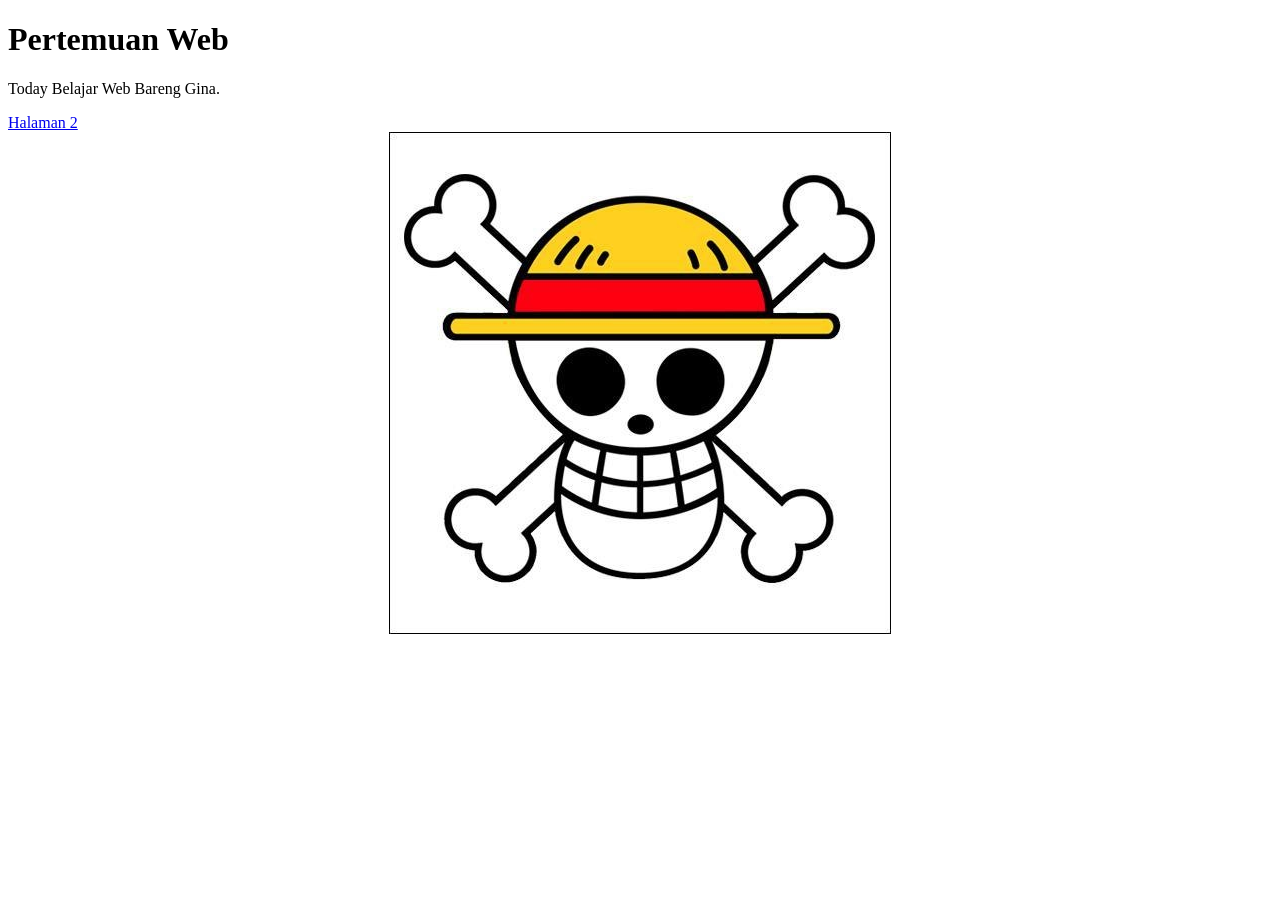
<file: index.html>
<!DOCTYPE html>
<html lang="en">
<head>
  <meta charset="UTF-8">
  <meta name="viewport" content="width=device-width, initial-scale=1.0">
  <link rel="stylesheet" href="index.css">
  <title>Document</title>
</head>
<body>
  <h1>Pertemuan Web</h1>
  <p>Today Belajar Web Bareng Gina.</p>
  <a href="halaman2.html">Halaman 2</a>
  <div class="bungkus">
    <img src="Mugiawara.jpg" alt="">
  </div>
</body>
</html>
</file>
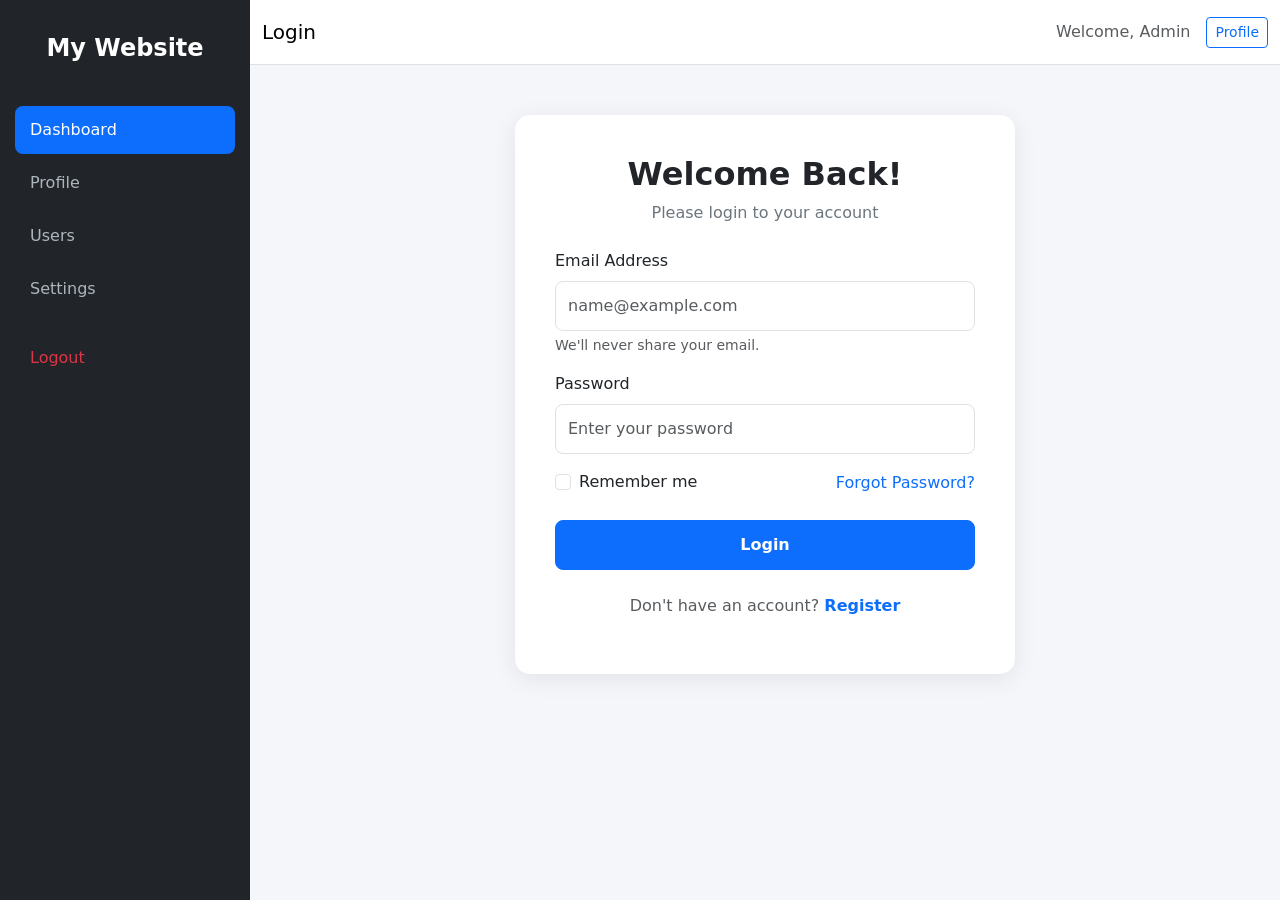
<file: Pertemuan2/home.html>
<title>Login Dashboard</title>

<!-- Bootstrap -->
<link
    href="https://cdn.jsdelivr.net/npm/bootstrap@5.3.8/dist/css/bootstrap.min.css"
    rel="stylesheet"
    integrity="sha384-sRIl4kxILFvY47J16cr9ZwB07vP4J8+LH7qKQnuqkuIAvNWLzeN8tE5YBujZqJLB"
    crossorigin="anonymous"
>

<style>
    body {
        background-color: #f5f6fa;
    }

    /* SIDEBAR */
    .sidebar {
        position: fixed;
        top: 0;
        left: 0;
        width: 250px;
        height: 100vh;
        background-color: #212529;
        padding: 20px 15px;
        z-index: 1000;
    }

    .sidebar-brand {
        color: white;
        text-decoration: none;
        font-size: 24px;
        font-weight: bold;
        display: block;
        text-align: center;
        padding: 10px;
        margin-bottom: 30px;
    }

    .sidebar-brand:hover {
        color: #0d6efd;
    }

    .sidebar .nav-link {
        color: #adb5bd;
        padding: 12px 15px;
        margin-bottom: 5px;
        border-radius: 8px;
        transition: 0.3s;
    }

    .sidebar .nav-link:hover {
        color: white;
        background-color: #343a40;
    }

    .sidebar .nav-link.active {
        color: white;
        background-color: #0d6efd;
    }

    /* CONTENT */
    .main-content {
        margin-left: 250px;
        min-height: 100vh;
    }

    /* NAVBAR */
    .top-navbar {
        height: 65px;
        background-color: white;
        border-bottom: 1px solid #dee2e6;
    }

    /* LOGIN */
    .login-container {
        max-width: 500px;
        margin: 50px auto;
    }

    .login-card {
        border: none;
        border-radius: 15px;
        box-shadow: 0 5px 25px rgba(0, 0, 0, 0.08);
    }

    .login-card .card-body {
        padding: 40px;
    }

    .login-title {
        font-weight: bold;
        color: #212529;
    }

    .login-subtitle {
        color: #6c757d;
    }

    .form-control {
        padding: 12px;
        border-radius: 8px;
    }

    .form-control:focus {
        box-shadow: 0 0 0 0.2rem rgba(13, 110, 253, 0.15);
    }

    .btn-login {
        padding: 12px;
        border-radius: 8px;
        font-weight: 600;
    }

    /* MOBILE */
    @media (max-width: 768px) {

        .sidebar {
            width: 200px;
        }

        .main-content {
            margin-left: 200px;
        }

        .login-card .card-body {
            padding: 25px;
        }
    }

    @media (max-width: 576px) {

        .sidebar {
            position: relative;
            width: 100%;
            height: auto;
        }

        .main-content {
            margin-left: 0;
        }

        .login-container {
            margin: 30px 15px;
        }
    }
</style>

</head> <body>
  <aside class="sidebar">

    <a href="#" class="sidebar-brand">
        My Website
    </a>

    <ul class="nav flex-column">

        <li class="nav-item">
            <a href="#" class="nav-link active">
                <i class="bi bi-house-door-fill"></i>
                Dashboard
            </a>
        </li>

        <li class="nav-item">
            <a href="#" class="nav-link">
                <i class="bi bi-person-fill"></i>
                Profile
            </a>
        </li>

        <li class="nav-item">
            <a href="#" class="nav-link">
                <i class="bi bi-people-fill"></i>
                Users
            </a>
        </li>

        <li class="nav-item">
            <a href="#" class="nav-link">
                <i class="bi bi-gear-fill"></i>
                Settings
            </a>
        </li>

        <li class="nav-item mt-3">
            <a href="#" class="nav-link text-danger">
                <i class="bi bi-box-arrow-right"></i>
                Logout
            </a>
        </li>

    </ul>

</aside>


<!-- ================= MAIN CONTENT ================= -->
<main class="main-content">

    <!-- NAVBAR -->
    <nav class="navbar top-navbar">

        <div class="container-fluid">

            <span class="navbar-brand mb-0 h1">
                Login
            </span>

            <div class="d-flex align-items-center">

                <span class="me-3 text-muted">
                    Welcome, Admin
                </span>

                <button class="btn btn-outline-primary btn-sm">
                    Profile
                </button>

            </div>

        </div>

    </nav>


    <!-- ================= LOGIN FORM ================= -->
    <div class="container">

        <div class="login-container">

            <div class="card login-card">

                <div class="card-body">

                    <!-- TITLE -->
                    <div class="text-center mb-4">

                        <h2 class="login-title">
                            Welcome Back!
                        </h2>

                        <p class="login-subtitle">
                            Please login to your account
                        </p>

                    </div>


                    <!-- FORM -->
                    <form id="loginForm">

                        <!-- EMAIL -->
                        <div class="mb-3">

                            <label
                                for="email"
                                class="form-label"
                            >
                                Email Address
                            </label>

                            <input
                                type="email"
                                class="form-control"
                                id="email"
                                placeholder="name@example.com"
                                required
                            >

                            <div class="form-text">
                                We'll never share your email.
                            </div>

                        </div>


                        <!-- PASSWORD -->
                        <div class="mb-3">

                            <label
                                for="password"
                                class="form-label"
                            >
                                Password
                            </label>

                            <input
                                type="password"
                                class="form-control"
                                id="password"
                                placeholder="Enter your password"
                                required
                                minlength="6"
                            >

                        </div>


                        <!-- REMEMBER + FORGOT -->
                        <div class="d-flex justify-content-between align-items-center mb-4">

                            <div class="form-check">

                                <input
                                    type="checkbox"
                                    class="form-check-input"
                                    id="remember"
                                >

                                <label
                                    class="form-check-label"
                                    for="remember"
                                >
                                    Remember me
                                </label>

                            </div>

                            <a
                                href="#"
                                class="text-decoration-none"
                            >
                                Forgot Password?
                            </a>

                        </div>


                        <!-- LOGIN BUTTON -->
                        <button
                            type="submit"
                            class="btn btn-primary w-100 btn-login"
                        >
                            Login
                        </button>


                        <!-- REGISTER -->
                        <div class="text-center mt-4">

                            <span class="text-muted">
                                Don't have an account?
                            </span>

                            <a
                                href="#"
                                class="text-decoration-none fw-semibold"
                            >
                                Register
                            </a>

                        </div>

                    </form>

                </div>

            </div>

        </div>

    </div>

</main>


<!-- ================= JAVASCRIPT ================= -->
<script>

    const loginForm = document.getElementById("loginForm");

    loginForm.addEventListener("submit", function(event) {

        event.preventDefault();

        const email = document.getElementById("email").value;
        const password = document.getElementById("password").value;

        if (email === "" || password === "") {

            alert("Email dan password wajib diisi!");

            return;
        }

        if (password.length < 6) {

            alert("Password minimal 6 karakter!");

            return;
        }

        alert("Login berhasil!");

    });

</script>


<!-- Bootstrap JavaScript -->
<script
    src="https://cdn.jsdelivr.net/npm/bootstrap@5.3.8/dist/js/bootstrap.bundle.min.js"
    integrity="sha384-FKyoEForCGlyvwx9Hj09JcYn3nv7wiPVlz7YYwJrWVcXK/BmnVDxM+D2scQbITxI"
    crossorigin="anonymous"
></script>
</file>
<file: index.css>
.bungkus{
  text-align: center;
}
</file>
